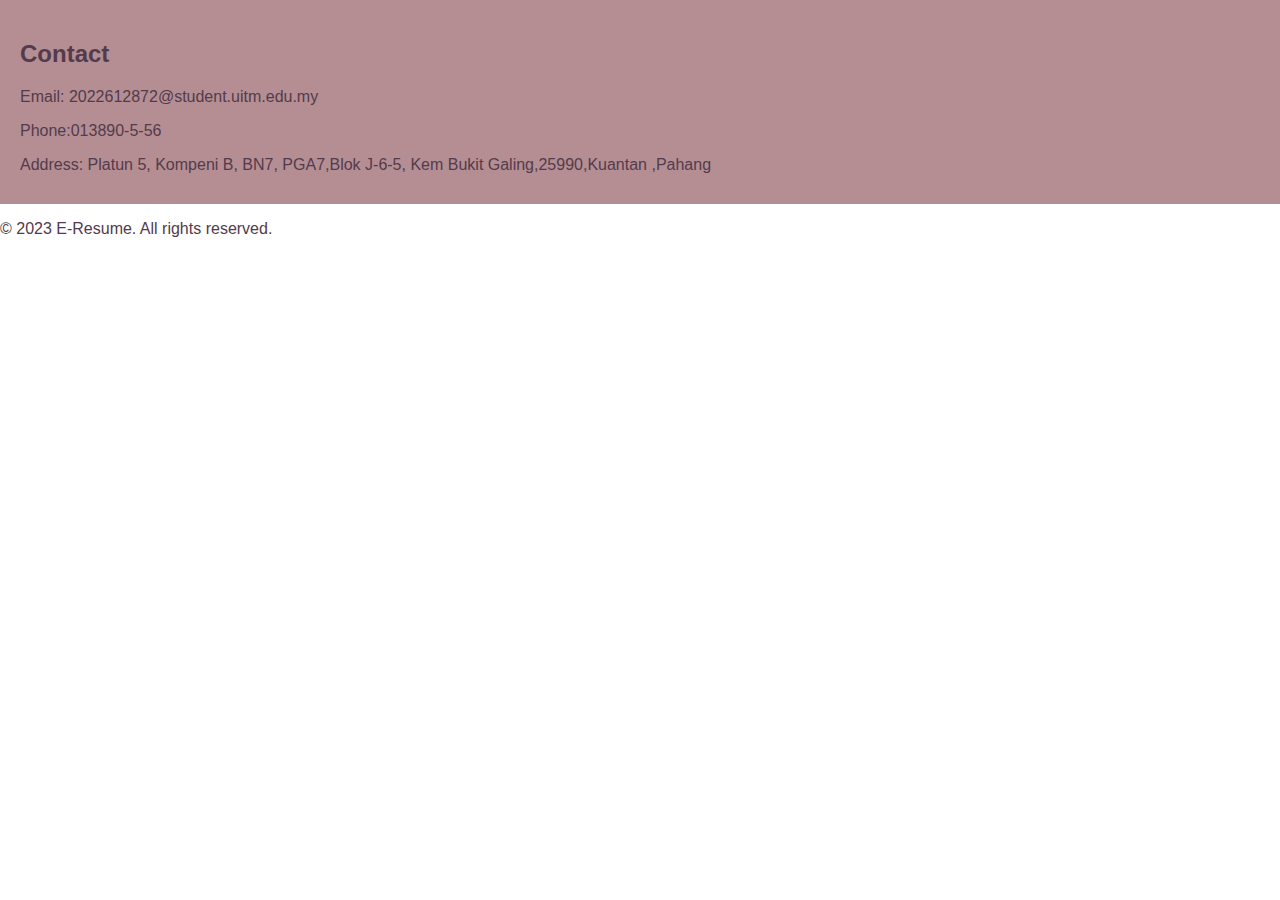
<file: contact.html>
<!DOCTYPE html>
<html lang="en">
<head>
<meta charset="UTF
-8">
<meta name="viewport" content="width=device
-width, initial
-scale=1.0">
<title>E-Resume website</title>
<link rel="stylesheet" href="style 6.css">
</head>
<body>
    <section>
        <h2>Contact</h2>
        <p>Email: 2022612872@student.uitm.edu.my</p>
        <p>Phone:013890-5-56</p>
        <p>Address: Platun 5, Kompeni B, BN7, PGA7,Blok J-6-5, Kem Bukit Galing,25990,Kuantan ,Pahang</p>
      </section>
    
      <footer>
        <p>&copy; 2023 E-Resume. All rights reserved.</p>
      </footer>       
    </body>
    </html>
</file>
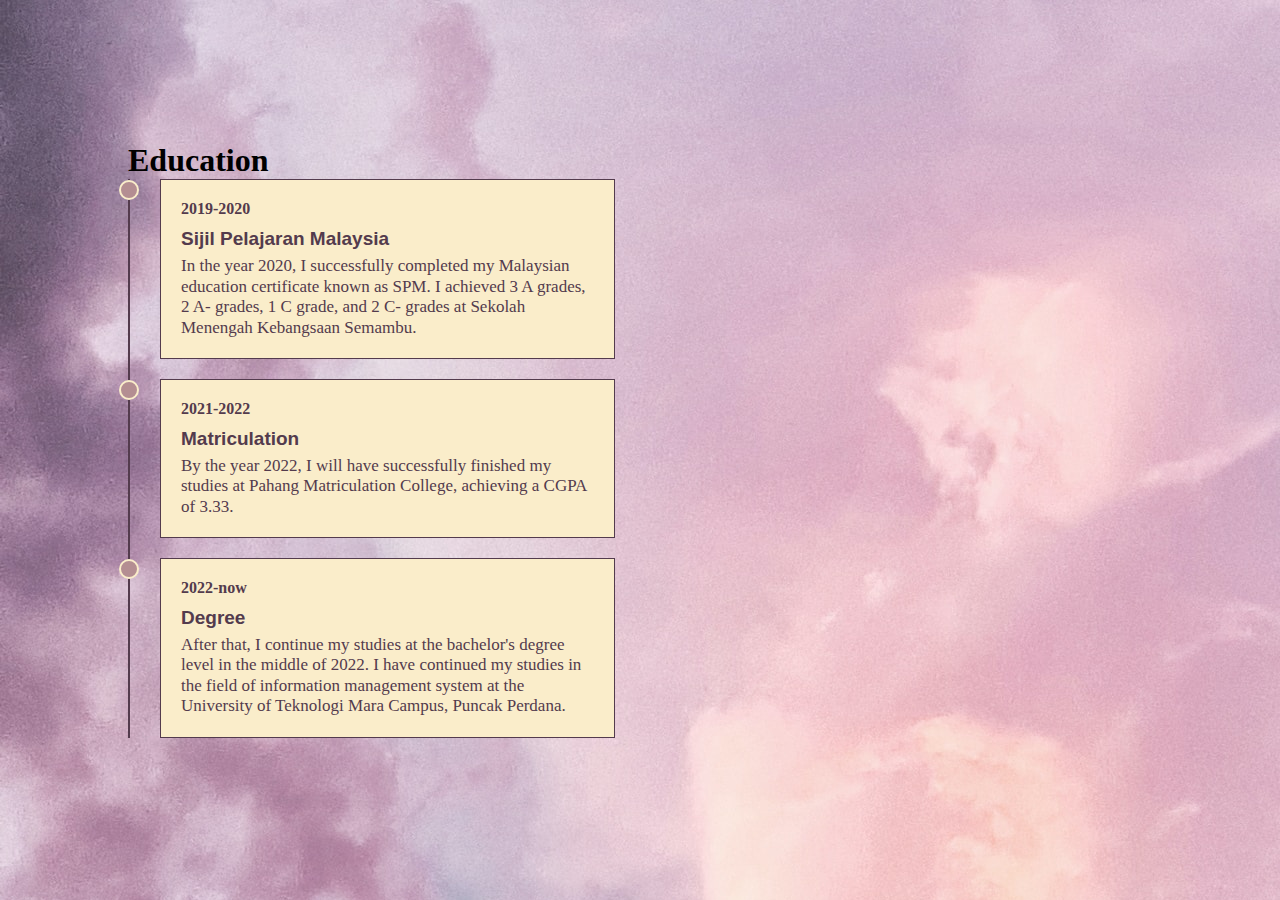
<file: education.html>
<!DOCTYPE html>
<html lang="en">
<head>
<meta charset="UTF
-8">
<meta name="viewport" content="width=device
-width, initial
-scale=1.0">
<title>Education</title>
<link rel="stylesheet" href="style 3.css">
</head>
<body>
   <div class="container">
    <main class="row">
        <section class="col">
            <header class="title">
                <h1>Education</h1>
            </header>
            <div class="contents">

                <div class="box">
                    <h4>2019-2020</h4>
                    <h3>Sijil Pelajaran Malaysia</h3>
                    <p>In the year 2020, I successfully completed my Malaysian education certificate known as SPM. I achieved 3 A grades, 2 A- grades, 1 C grade, and 2 C- grades at Sekolah Menengah Kebangsaan Semambu.</p>
                </div>

                <div class="box">
                    <h4>2021-2022</h4>
                    <h3>Matriculation</h3>
                    <p>By the year 2022, I will have successfully finished my studies at Pahang Matriculation College, achieving a CGPA of 3.33.</p>
                </div>

                <div class="box">
                    <h4>2022-now</h4>
                    <h3>Degree</h3>
                    <p>After that, I continue my studies at the bachelor's degree level in the middle of 2022. I have continued my studies in the field of information management system at the University of Teknologi Mara Campus, Puncak Perdana.</p>
                </div>

            </div>

        </section>
    </main>
   </div>


</body>
</html>
</file>
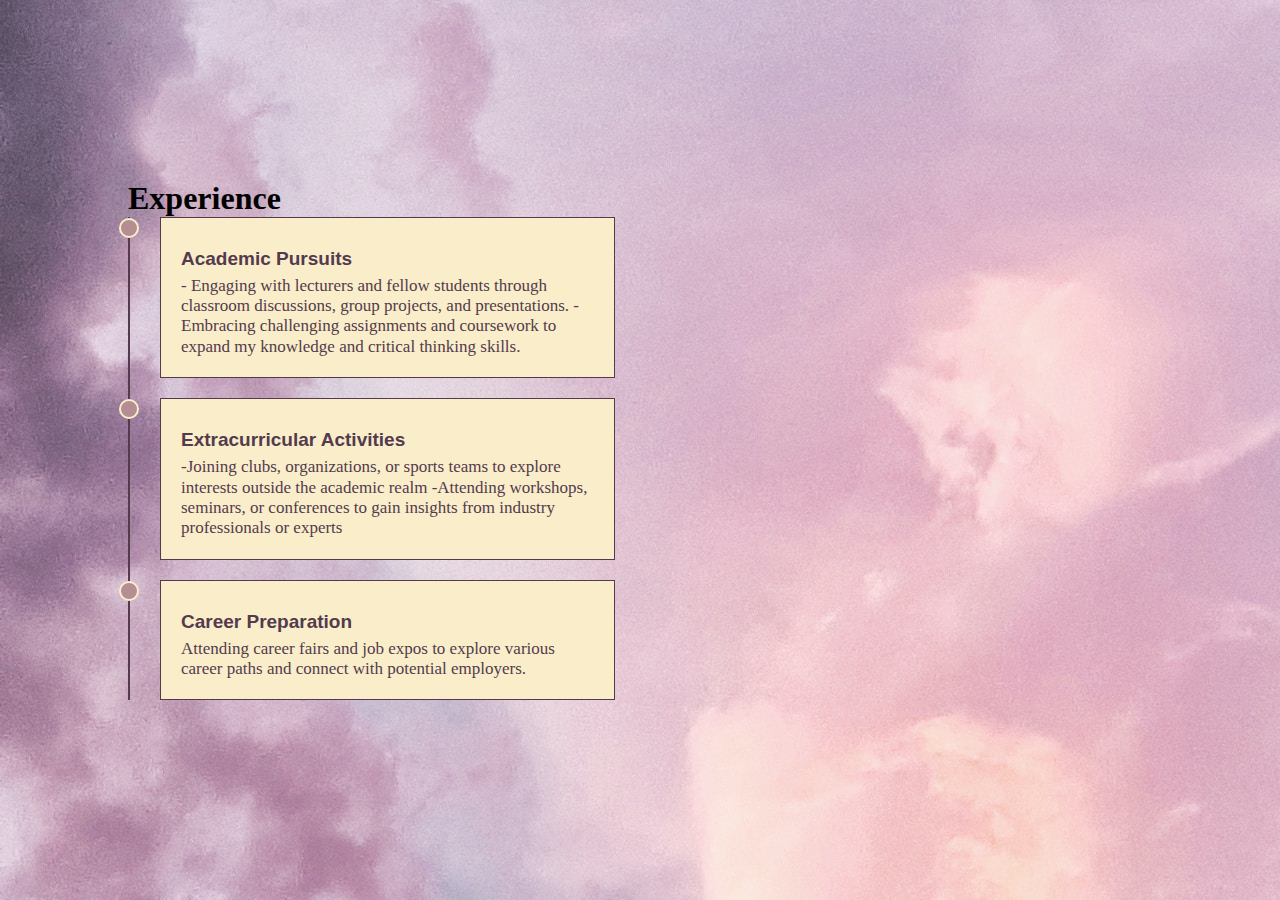
<file: experience.html>
<!DOCTYPE html>
<html lang="en">
<head>
<meta charset="UTF
-8">
<meta name="viewport" content="width=device
-width, initial
-scale=1.0">
<title>Experience</title>
<link rel="stylesheet" href="style 3.css">
</head>
<body>
   <div class="container">
    <main class="row">
        <section class="col">
            <header class="title">
                <h1>Experience</h1>
            </header>
            <div class="contents">

                <div class="box">
                    <h4></h4>
                    <h3>Academic Pursuits</h3>
                    <p>- Engaging with lecturers and fellow students through classroom discussions, group projects, and presentations.
                        - Embracing challenging assignments and coursework to expand my knowledge and critical thinking skills.
                    </p>
                </div>

                <div class="box">
                    <h4></h4>
                    <h3>Extracurricular Activities</h3>
                    <p>-Joining clubs, organizations, or sports teams to explore interests outside the academic realm
                        -Attending workshops, seminars, or conferences to gain insights from industry professionals or experts

                    </p>
                </div>

                <div class="box">
                    <h4></h4>
                    <h3>Career Preparation</h3>
                    <p> Attending career fairs and job expos to explore various career paths and connect with potential employers.</p>
                </div>

            </div>

        </section>
    </main>
   </div>


</body>
</html>
</file>
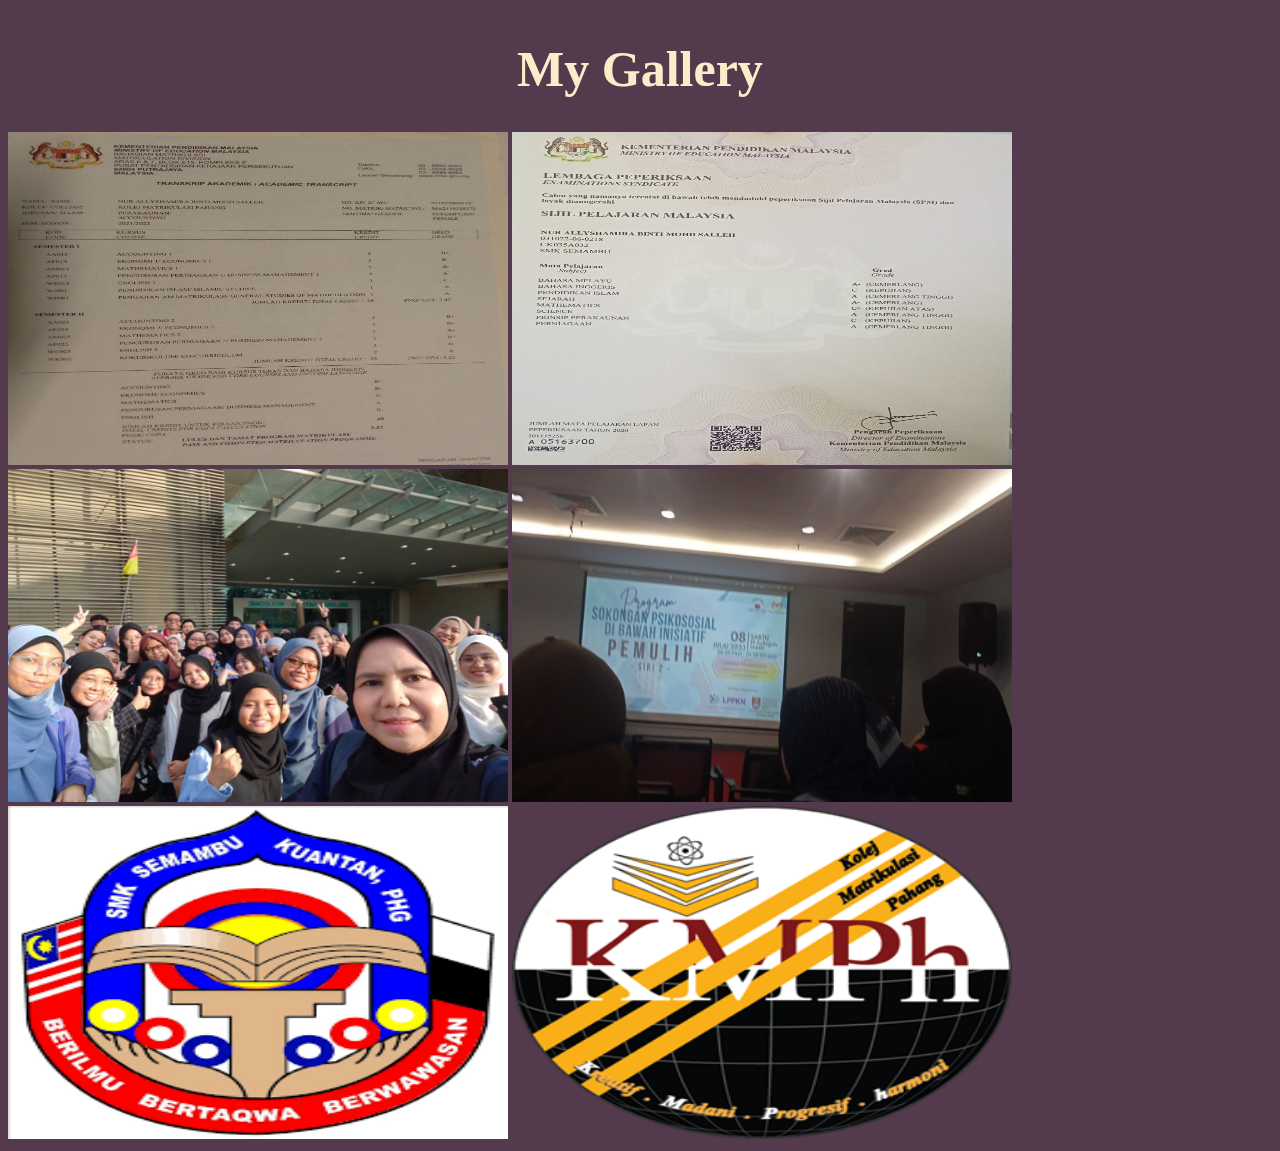
<file: Gallery.html>
<!DOCTYPE html>
<html lang="en">
<head>
<meta charset="UTF
-8">
<meta name="viewport" content="width=device
-width, initial
-scale=1.0">
<title>About me</title>
<link rel="stylesheet" href="style 7.css">
</head>
<body>
    <h1>My Gallery</h1>
    <div class="container">
        <img src="images/matrik.jpg" alt=""srcset=""width="500" height="333" >
        <img src="images/Spm.jpg" alt=""srcset=""width="500" height="333" >
        <img src="images/Biblioterapi.jpg" alt=""srcset=""width="500" height="333" >
        <img src="images/biblioterapi 2.jpg" alt=""srcset=""width="500" height="333">
        <img src="images/smk semambu.png" alt=""srcset=""width="500" height="333">
        <img src="images/kolej-matrikulasi-pahang-.png" alt=""srcset=""width="500" height="333">
    </div>
        
    </body>
    </html>
</file>
<file: style 6.css>
body {
    font-family: Arial, sans-serif;
    margin: 0;
    padding: 0;
  }
  
  section {
    background-color: #B48E92;
    padding: 20px;
  }
  
  h2 {
    font-size: 24px;
    color: #533B4D;
  }
  
  p {
    margin-bottom: 10px;
    font-size: 16px;
    color: #533B4D;
  }
  
  p strong {
    font-weight: bold;
  }
</file>
<file: style 3.css>
*{
    margin: 0;
    padding: 0;
    box-sizing: border-box;
}
body{
    width: 100%;
    min-height: 100vh;
    background-image: url(images/cloud.jpg);
    display: flex;
    justify-content: center;
    align-items: center;
}
.container{
    width: 100%;
    padding: 35px 10%;
}
.container{
    padding-right: calc(10% - 30px);
}
main.row{
    display: grid;
    grid-template-columns: 1fr 1fr;
    grid-column-gap: 20px;
}
.col header.tittle{
    font-family: Verdana, Geneva, Tahoma, sans-serif;
    color: #533B4D;
}
.col .contents{
    padding: 0px 30px;
    border-left: 2px solid #533B4D ;
}
.col .contents .box{
    position: relative;
    padding: 20px;
    border: 1px solid #533B4D;
    background-color: #FAEDCA;
    cursor: pointer;
    transition: all 0.4s;
    margin-bottom: 20px;
}
.col .contents .box:hover{
    box-shadow: 0px 3px 12px 0px #B48E92;
    border: 1px solid transparent;
}
.col .contents .box::before{
    content: '';
    position: absolute;
    width: 16px;
    height: 16px;
    border-radius: 50%;
    right: calc(100% + 22px);
    top: 0;
    background-color: #B48E92;
    border: 2px solid #FAEDCA;
}
.box h4{
    position: relative;
    color: #533B4D;
}
.box h3{
    font-size: 19px;
    padding: 10px 0px 6px;
    font-family: Helvetica;
    color: #533B4D;
}
.box p{
    line-height: 1.2;
    color: #533B4D;
    font-size: 17px;
}
@media(max-width: 768px){
    main.row{
        grid-template-columns: 1fr;
    }
    .row .col:nth-child(2){
        margin-top: 30px;
    }
}
</file>
<file: style 7.css>
body{
    background-color: #533B4D;
    color: #FAEDCA;
    font-family: "Faraz Modern";
}

h1{
    text-align: center;
    margin-top: 40px;
    font-size: 50px;
}
</file>
